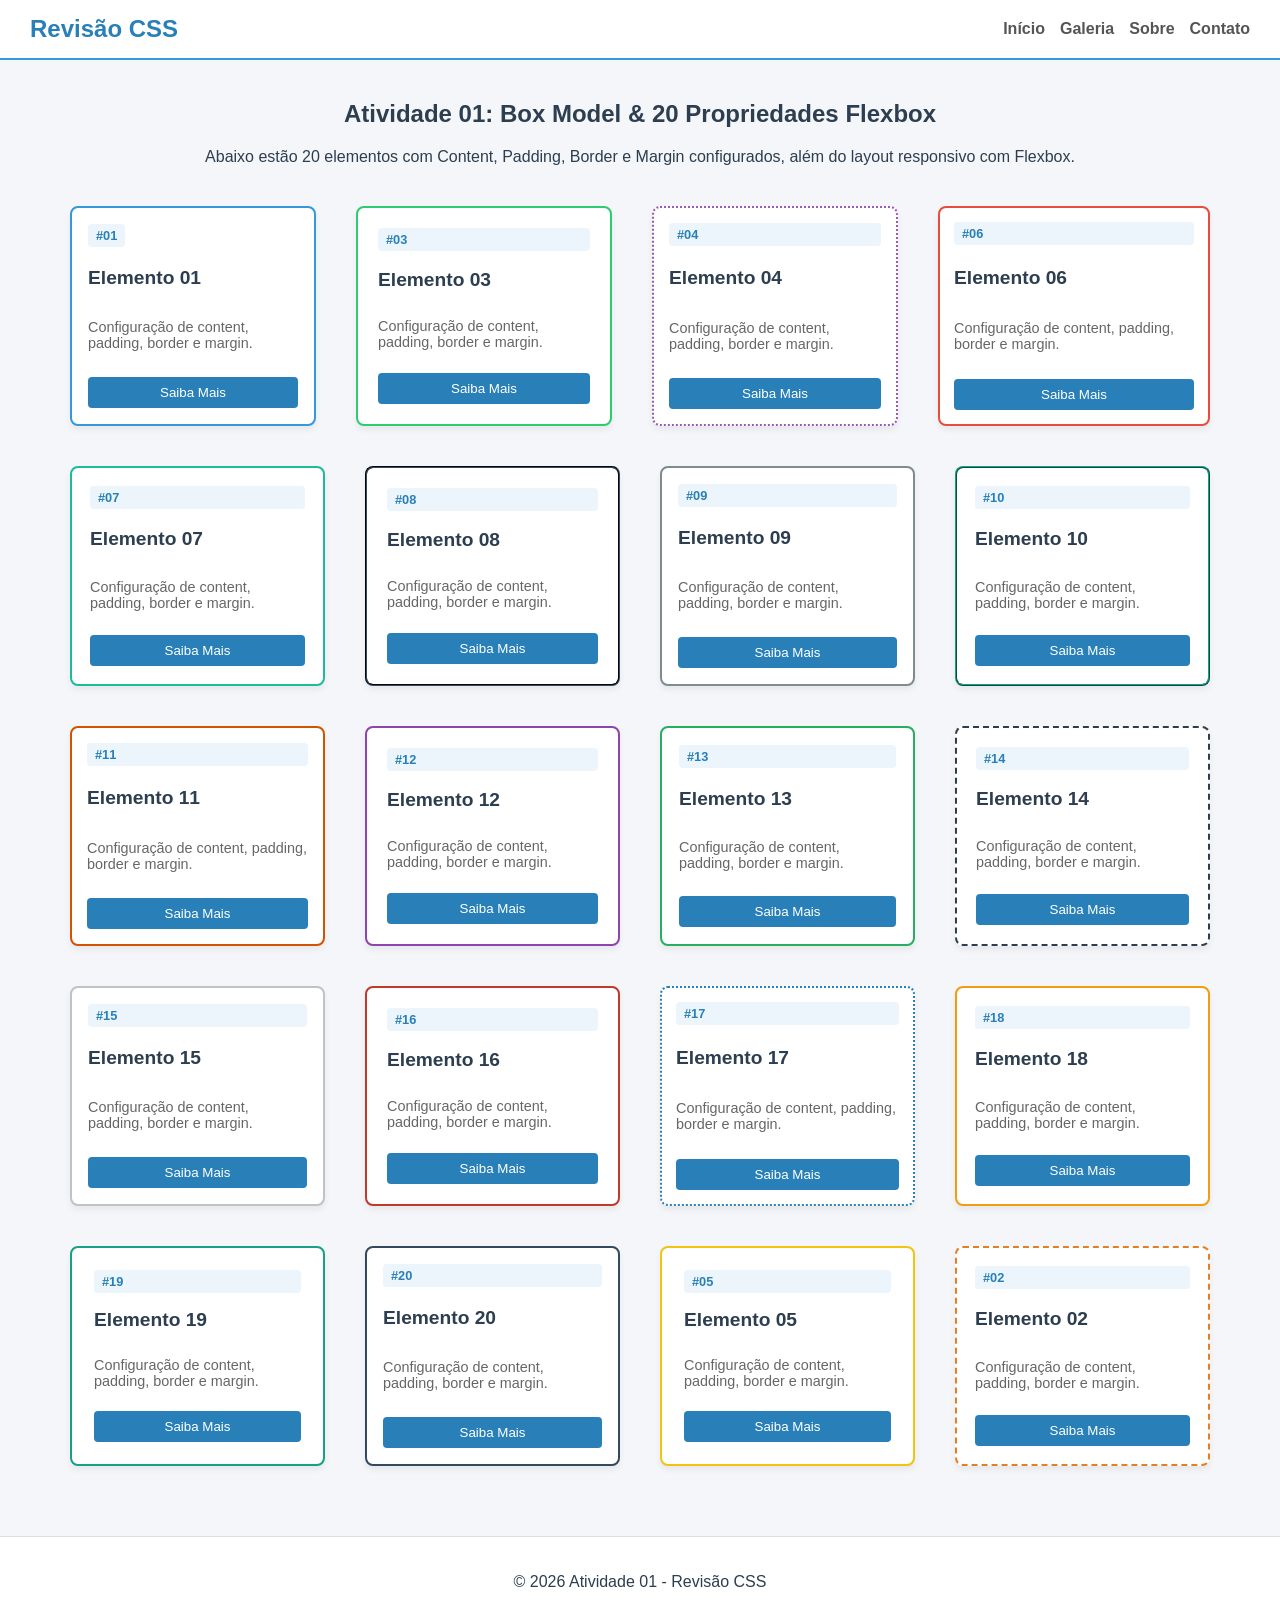
<file: aula_07/atividade 01/index.html>
<!DOCTYPE html>
<html lang="pt-BR">
<head>
  <meta charset="UTF-8">
  <meta name="viewport" content="width=device-width, initial-scale=1.0">
  <title>Atividade 01 - Box Model e Flexbox</title>
  <!-- 1. CSS Externo incluído através da tag <link> -->
  <link rel="stylesheet" href="style.css">
</head>
<body>

  <!-- Header estruturado com Flexbox -->
  <header class="main-header">
    <div class="logo">Revisão CSS</div>
    <nav class="nav-menu">
      <a href="#" class="nav-item">Início</a>
      <a href="#" class="nav-item">Galeria</a>
      <a href="#" class="nav-item">Sobre</a>
      <a href="#" class="nav-item">Contato</a>
    </nav>
  </header>

  <main class="content-wrapper">
    <section class="banner-title">
      <h1>Atividade 01: Box Model & 20 Propriedades Flexbox</h1>
      <p>Abaixo estão 20 elementos com Content, Padding, Border e Margin configurados, além do layout responsivo com Flexbox.</p>
    </section>

    <!-- 2 e 3. Container Flexbox contendo os 20 elementos -->
    <section class="cards-container">
      <article class="card card-1"><span class="badge">#01</span><h2>Elemento 01</h2><p>Configuração de content, padding, border e margin.</p><button class="btn">Saiba Mais</button></article>
      <article class="card card-2"><span class="badge">#02</span><h2>Elemento 02</h2><p>Configuração de content, padding, border e margin.</p><button class="btn">Saiba Mais</button></article>
      <article class="card card-3"><span class="badge">#03</span><h2>Elemento 03</h2><p>Configuração de content, padding, border e margin.</p><button class="btn">Saiba Mais</button></article>
      <article class="card card-4"><span class="badge">#04</span><h2>Elemento 04</h2><p>Configuração de content, padding, border e margin.</p><button class="btn">Saiba Mais</button></article>
      <article class="card card-5"><span class="badge">#05</span><h2>Elemento 05</h2><p>Configuração de content, padding, border e margin.</p><button class="btn">Saiba Mais</button></article>
      <article class="card card-6"><span class="badge">#06</span><h2>Elemento 06</h2><p>Configuração de content, padding, border e margin.</p><button class="btn">Saiba Mais</button></article>
      <article class="card card-7"><span class="badge">#07</span><h2>Elemento 07</h2><p>Configuração de content, padding, border e margin.</p><button class="btn">Saiba Mais</button></article>
      <article class="card card-8"><span class="badge">#08</span><h2>Elemento 08</h2><p>Configuração de content, padding, border e margin.</p><button class="btn">Saiba Mais</button></article>
      <article class="card card-9"><span class="badge">#09</span><h2>Elemento 09</h2><p>Configuração de content, padding, border e margin.</p><button class="btn">Saiba Mais</button></article>
      <article class="card card-10"><span class="badge">#10</span><h2>Elemento 10</h2><p>Configuração de content, padding, border e margin.</p><button class="btn">Saiba Mais</button></article>
      <article class="card card-11"><span class="badge">#11</span><h2>Elemento 11</h2><p>Configuração de content, padding, border e margin.</p><button class="btn">Saiba Mais</button></article>
      <article class="card card-12"><span class="badge">#12</span><h2>Elemento 12</h2><p>Configuração de content, padding, border e margin.</p><button class="btn">Saiba Mais</button></article>
      <article class="card card-13"><span class="badge">#13</span><h2>Elemento 13</h2><p>Configuração de content, padding, border e margin.</p><button class="btn">Saiba Mais</button></article>
      <article class="card card-14"><span class="badge">#14</span><h2>Elemento 14</h2><p>Configuração de content, padding, border e margin.</p><button class="btn">Saiba Mais</button></article>
      <article class="card card-15"><span class="badge">#15</span><h2>Elemento 15</h2><p>Configuração de content, padding, border e margin.</p><button class="btn">Saiba Mais</button></article>
      <article class="card card-16"><span class="badge">#16</span><h2>Elemento 16</h2><p>Configuração de content, padding, border e margin.</p><button class="btn">Saiba Mais</button></article>
      <article class="card card-17"><span class="badge">#17</span><h2>Elemento 17</h2><p>Configuração de content, padding, border e margin.</p><button class="btn">Saiba Mais</button></article>
      <article class="card card-18"><span class="badge">#18</span><h2>Elemento 18</h2><p>Configuração de content, padding, border e margin.</p><button class="btn">Saiba Mais</button></article>
      <article class="card card-19"><span class="badge">#19</span><h2>Elemento 19</h2><p>Configuração de content, padding, border e margin.</p><button class="btn">Saiba Mais</button></article>
      <article class="card card-20"><span class="badge">#20</span><h2>Elemento 20</h2><p>Configuração de content, padding, border e margin.</p><button class="btn">Saiba Mais</button></article>
    </section>
  </main>

  <footer class="main-footer">
    <p>&copy; 2026 Atividade 01 - Revisão CSS</p>
  </footer>

</body>
</html>
</file>
<file: aula_07/atividade 01/style.css>
* {
  box-sizing: border-box;
}

body {
  margin: 0;
  padding: 0;
  font-family: 'Segoe UI', Arial, sans-serif;
  background-color: #f4f6f9;
  color: #2c3e50;
}

/* ========================================================
   REQUISITO 3: PROPRIEDADES DE FLEXBOX (20 PROPRIEDADES)
   ======================================================== */

.main-header {
  display: flex;                   /* 01. display: flex */
  flex-direction: row;             /* 02. flex-direction */
  justify-content: space-between;  /* 03. justify-content */
  align-items: center;             /* 04. align-items */
  padding: 15px 30px;
  background-color: #ffffff;
  border-bottom: 2px solid #3498db;
}

.logo {
  font-size: 1.5rem;
  font-weight: bold;
  color: #2980b9;
}

.nav-menu {
  display: flex;
  gap: 15px;                       /* 05. gap */
  align-content: center;           /* 06. align-content */
}

.nav-item {
  text-decoration: none;
  color: #555;
  font-weight: 600;
}

.content-wrapper {
  max-width: 1200px;
  margin: 0 auto;
  padding: 20px;
}

.banner-title {
  text-align: center;
  margin-bottom: 30px;
}

.cards-container {
  display: flex;
  flex-wrap: wrap;                 /* 07. flex-wrap */
  row-gap: 20px;                   /* 08. row-gap */
  column-gap: 20px;                /* 09. column-gap */
  flex-flow: row wrap;             /* 10. flex-flow */
}

.card {
  display: flex;
  flex-direction: column;
  justify-content: space-between;
  flex-grow: 1;                    /* 11. flex-grow */
  flex-basis: 220px;               /* 12. flex-basis */
  flex-shrink: 1;                  /* 13. flex-shrink */
  background-color: #ffffff;
  border-radius: 8px;
  box-shadow: 0 4px 6px rgba(0,0,0,0.06);
  transition: transform 0.2s ease;
}

.card:hover {
  transform: translateY(-5px);
}

.badge {
  font-size: 0.8rem;
  font-weight: bold;
  color: #2980b9;
  background-color: #ebf5fb;
  padding: 4px 8px;
  border-radius: 4px;
}

.card h2 {
  font-size: 1.2rem;
  margin-top: 10px;
  margin-bottom: 5px;
}

.card p {
  font-size: 0.9rem;
  color: #666;
  margin-bottom: 15px;
}

.btn {
  background-color: #2980b9;
  color: #fff;
  border: none;
  padding: 8px 12px;
  border-radius: 4px;
  cursor: pointer;
}

.card-1 .badge {
  align-self: flex-start;          /* 14. align-self */
}

.card-2 {
  order: 2;                        /* 15. order */
}

.card-3 {
  flex: 1 1 230px;                 /* 16. flex */
}

.card-4 .btn {
  align-self: stretch;             /* 17. align-self stretch */
}

.card-5 {
  order: 1;                        /* 18. order customizado */
}

.card-6 {
  flex-grow: 2;                    /* 19. flex-grow customizado */
}

.card-7 {
  flex-shrink: 2;                  /* 20. flex-shrink customizado */
}

.main-footer {
  display: flex;
  justify-content: center;
  align-items: center;
  padding: 20px;
  background-color: #fff;
  border-top: 1px solid #ddd;
  margin-top: 40px;
}

/* ========================================================
   REQUISITO 2: OS 20 ELEMENTOS COM BOX MODEL COMPLETO
   (Content: width & height, Padding, Border e Margin)
   ======================================================== */
.card-1  { width: 240px; min-height: 220px; padding: 16px; border: 2px solid #3498db;  margin: 10px; }
.card-2  { width: 240px; min-height: 220px; padding: 18px; border: 2px dashed #e67e22; margin: 10px; }
.card-3  { width: 240px; min-height: 220px; padding: 20px; border: 2px solid #2ecc71;  margin: 10px; }
.card-4  { width: 240px; min-height: 220px; padding: 15px; border: 2px dotted #9b59b6; margin: 10px; }
.card-5  { width: 240px; min-height: 220px; padding: 22px; border: 2px solid #f1c40f;  margin: 10px; }
.card-6  { width: 240px; min-height: 220px; padding: 14px; border: 2px double #e74c3c; margin: 10px; }
.card-7  { width: 240px; min-height: 220px; padding: 18px; border: 2px solid #1abc9c;  margin: 10px; }
.card-8  { width: 240px; min-height: 220px; padding: 20px; border: 2px groove #34495e; margin: 10px; }
.card-9  { width: 240px; min-height: 220px; padding: 16px; border: 2px solid #7f8c8d;  margin: 10px; }
.card-10 { width: 240px; min-height: 220px; padding: 18px; border: 2px ridge #16a085;  margin: 10px; }
.card-11 { width: 240px; min-height: 220px; padding: 15px; border: 2px solid #d35400;  margin: 10px; }
.card-12 { width: 240px; min-height: 220px; padding: 20px; border: 2px solid #8e44ad;  margin: 10px; }
.card-13 { width: 240px; min-height: 220px; padding: 17px; border: 2px solid #27ae60;  margin: 10px; }
.card-14 { width: 240px; min-height: 220px; padding: 19px; border: 2px dashed #2c3e50; margin: 10px; }
.card-15 { width: 240px; min-height: 220px; padding: 16px; border: 2px solid #bdc3c7;  margin: 10px; }
.card-16 { width: 240px; min-height: 220px; padding: 20px; border: 2px solid #c0392b;  margin: 10px; }
.card-17 { width: 240px; min-height: 220px; padding: 14px; border: 2px dotted #2980b9; margin: 10px; }
.card-18 { width: 240px; min-height: 220px; padding: 18px; border: 2px solid #f39c12;  margin: 10px; }
.card-19 { width: 240px; min-height: 220px; padding: 22px; border: 2px double #16a085; margin: 10px; }
.card-20 { width: 240px; min-height: 220px; padding: 16px; border: 2px solid #34495e;  margin: 10px; }

/* ========================================================
   RESPONSIVIDADE
   ======================================================== */
@media (max-width: 600px) {
  .main-header {
    flex-direction: column;
    gap: 10px;
  }
  
  .card {
    flex-basis: 100%;
    width: 100%;
    margin: 8px 0;
  }
}
</file>
